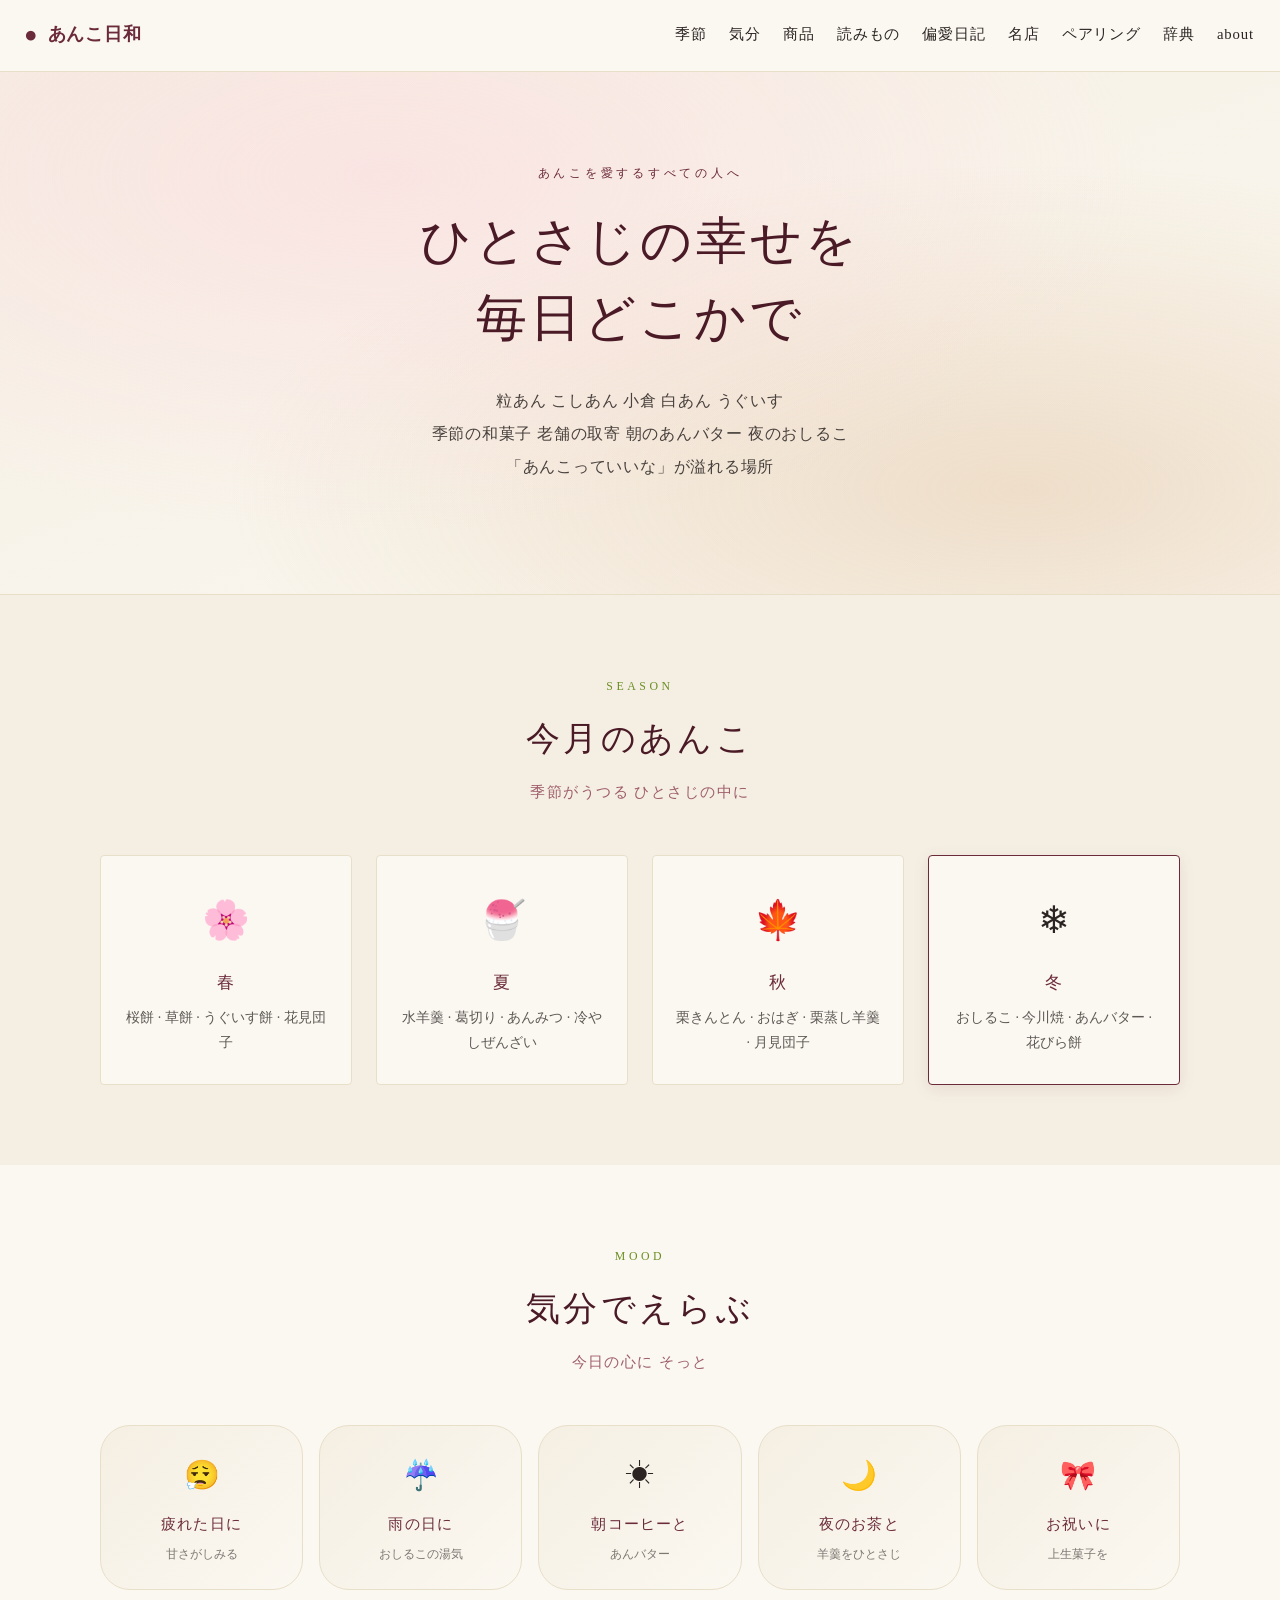
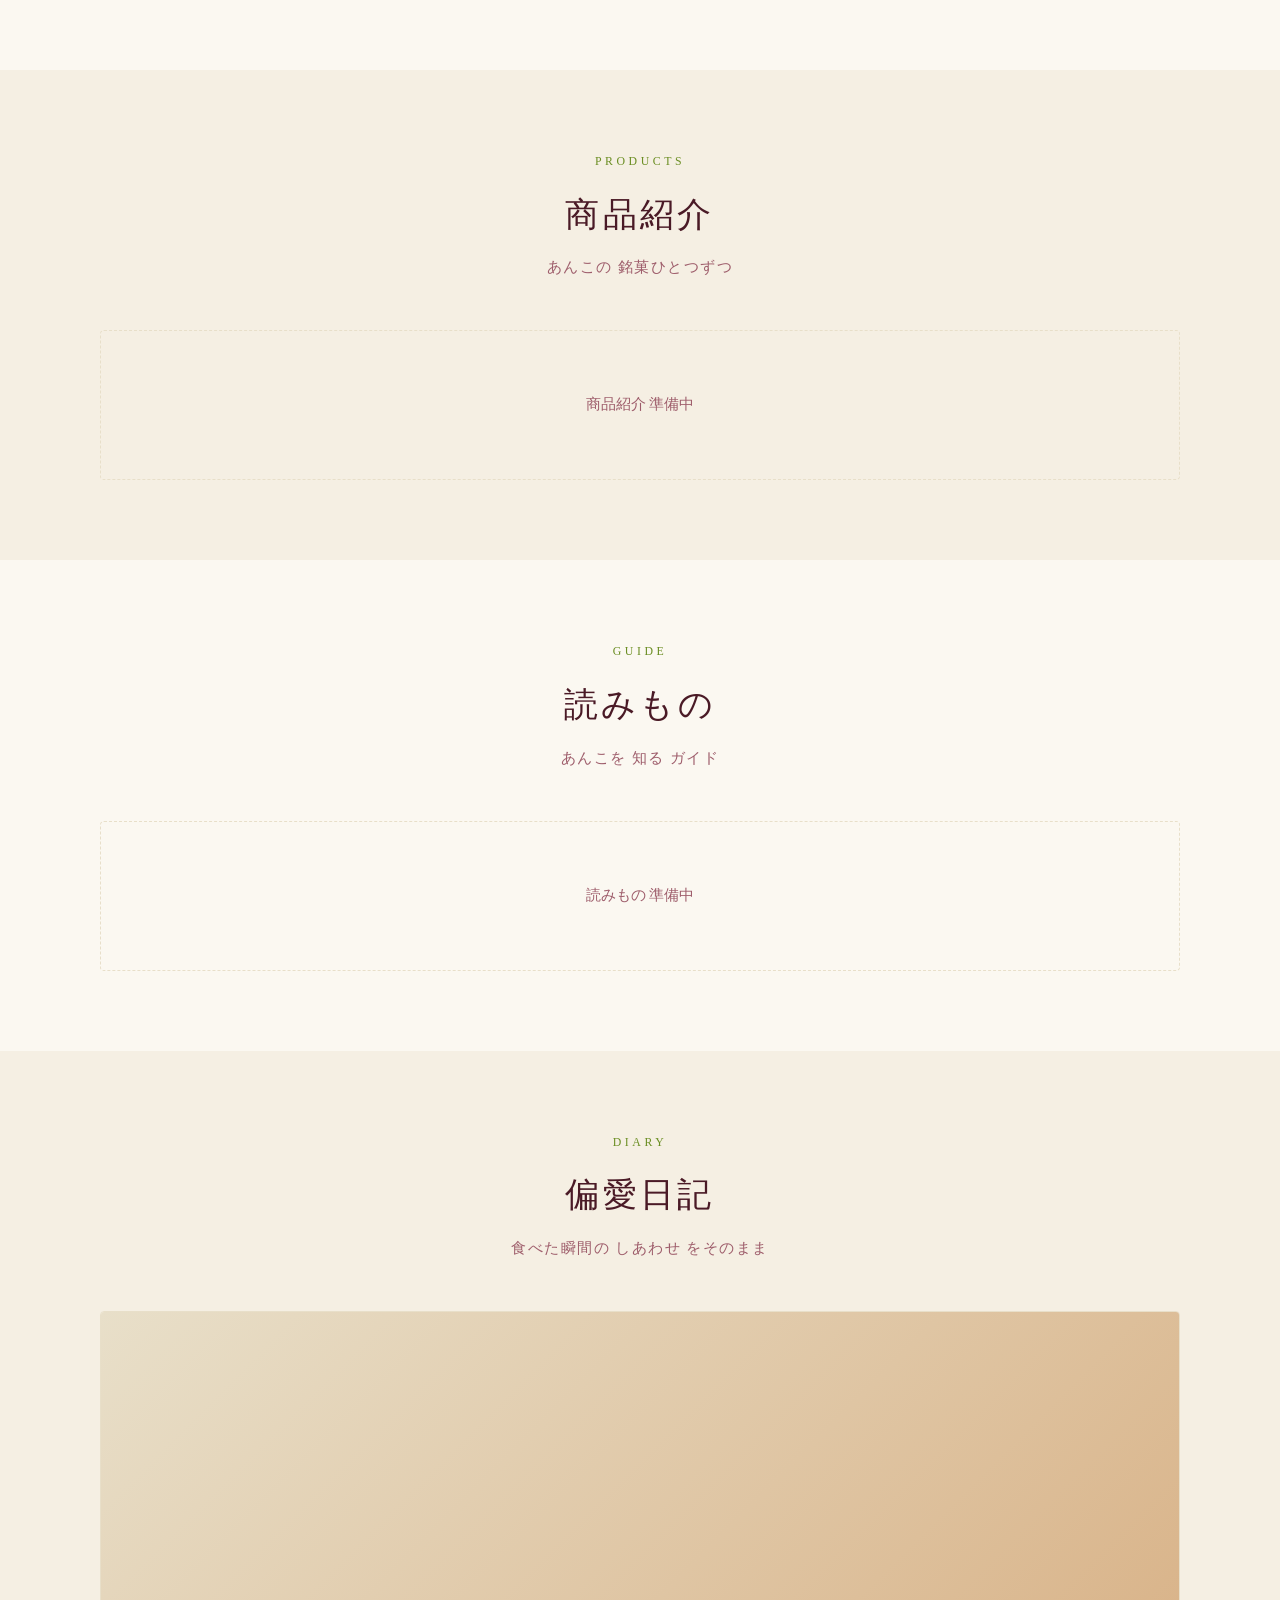
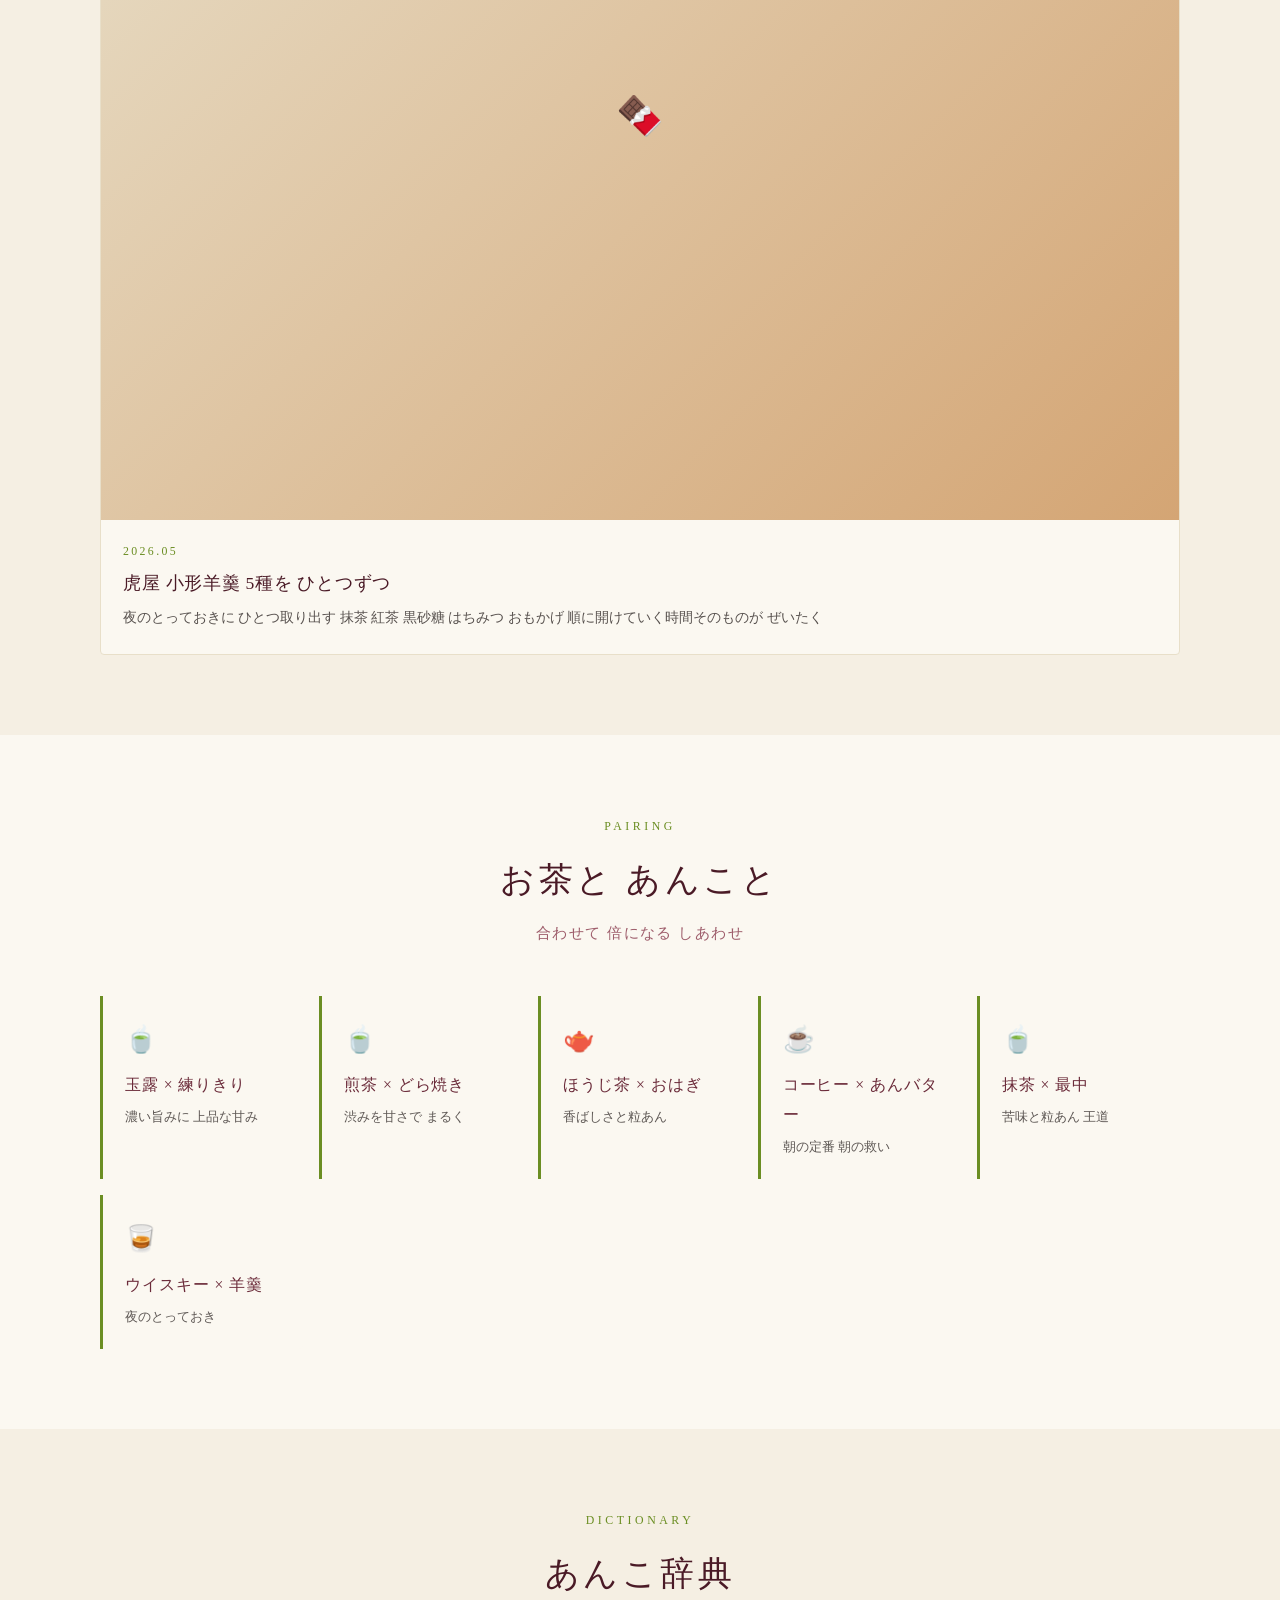
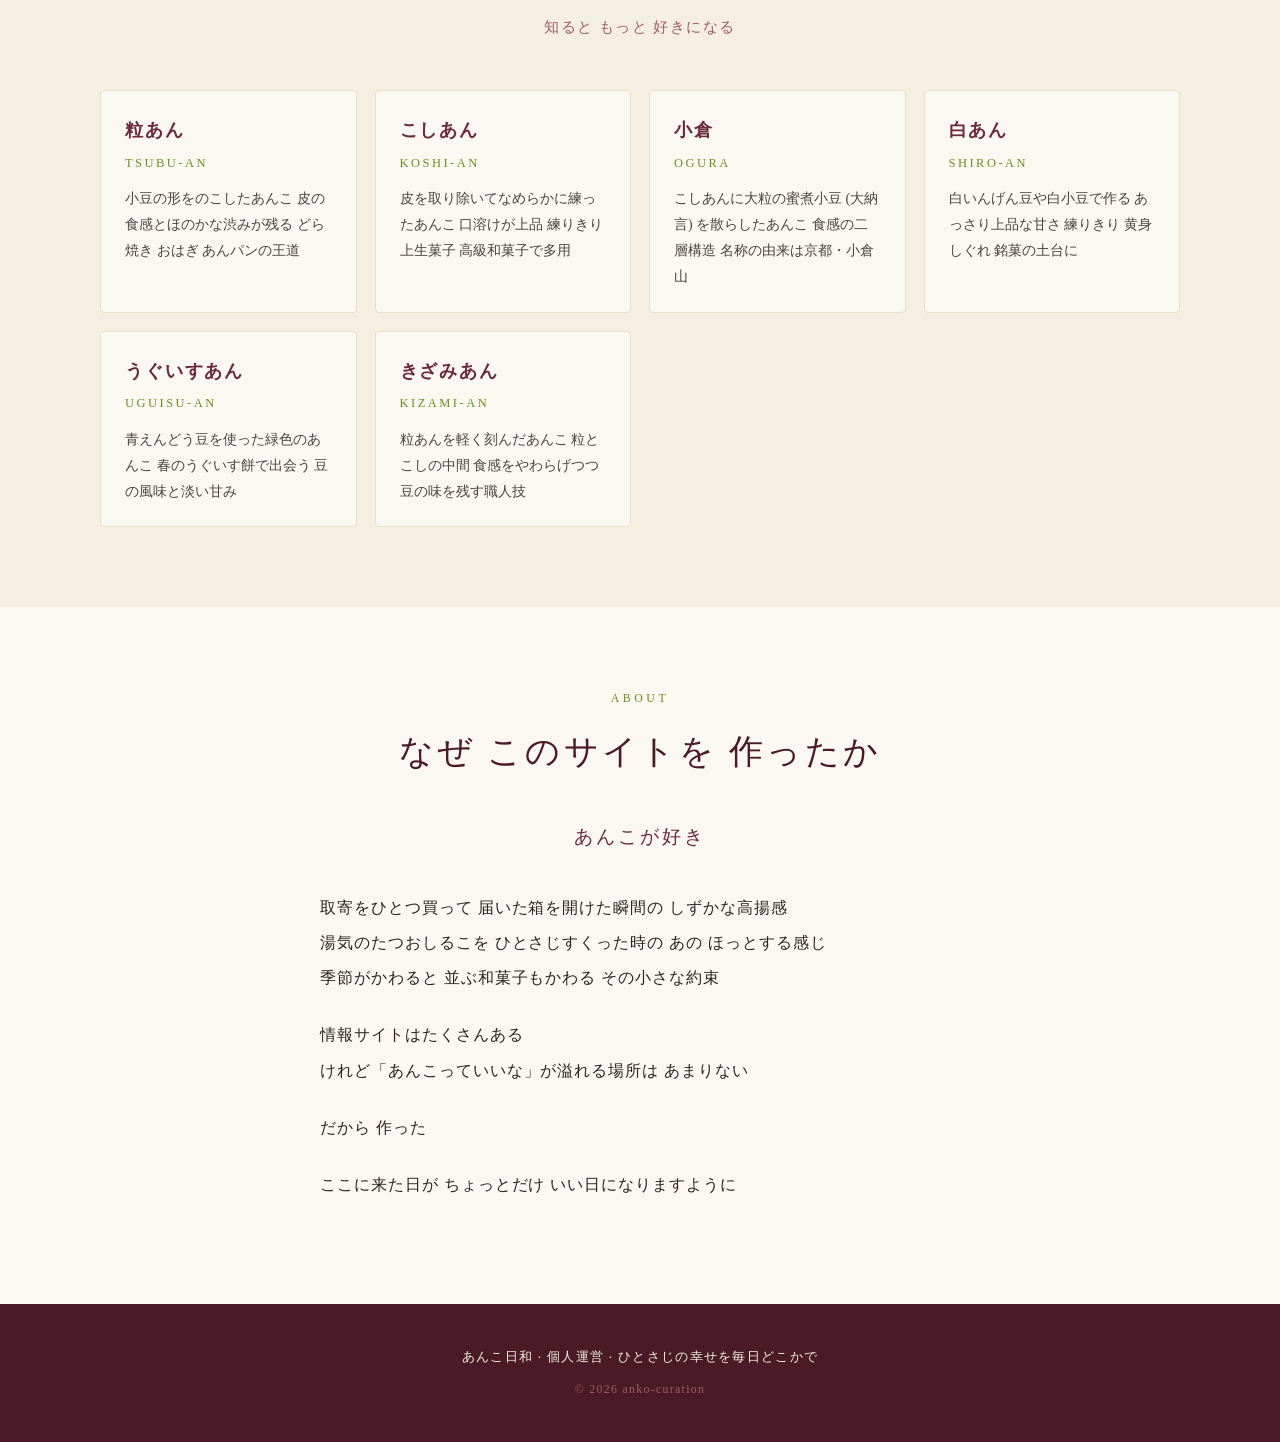
<file: index.html>
<!DOCTYPE html>
<html lang="ja">
<head>
<meta charset="UTF-8">
<meta name="viewport" content="width=device-width,initial-scale=1">
<title>あんこ日和 — あんこの幸せが溢れる場所</title>
<meta name="description" content="季節のあんこ・気分で選ぶあんこ・偏愛日記・あんこ辞典・お茶とのペアリング。あんこを愛するすべての人に、ひとさじの幸せを。">
<meta property="og:title" content="あんこ日和 — あんこの幸せが溢れる場所">
<meta property="og:description" content="季節のあんこ・気分で選ぶあんこ・偏愛日記・あんこ辞典。あんこを愛するすべての人へ。">
<meta property="og:type" content="website">
<meta property="og:url" content="https://humancronadmin.github.io/anko-curation/">
<meta name="theme-color" content="#6B2B3A">
<link rel="canonical" href="https://humancronadmin.github.io/anko-curation/">
<link rel="stylesheet" href="css/style.css">
<link rel="icon" href="favicon.svg" type="image/svg+xml">

<script type="application/ld+json">{"@context":"https://schema.org","@type":"WebSite","name":"あんこ日和","alternateName":"anko-curation","url":"https://humancronadmin.github.io/anko-curation/","description":"あんこの幸せが溢れる場所 季節のあんこ 気分で選ぶあんこ 偏愛日記 あんこ辞典 全国名店18選","inLanguage":"ja"}</script>
<script type="application/ld+json">{"@context":"https://schema.org","@type":"Organization","name":"あんこ日和","url":"https://humancronadmin.github.io/anko-curation/"}</script>
</head>
<body>

<header class="site-header">
  <div class="brand">
    <a href="./"><span class="brand-mark">●</span> あんこ日和</a>
  </div>
  <nav class="site-nav">
    <a href="#season">季節</a>
    <a href="#mood">気分</a>
    <a href="#products">商品</a>
    <a href="#seo">読みもの</a>
    <a href="#diary">偏愛日記</a>
    <a href="shops.html">名店</a>
    <a href="#pairing">ペアリング</a>
    <a href="#dictionary">辞典</a>
    <a href="#about">about</a>
  </nav>
</header>

<section class="hero">
  <div class="hero-inner">
    <p class="hero-eyebrow">あんこを愛するすべての人へ</p>
    <h1 class="hero-title">ひとさじの幸せを<br>毎日どこかで</h1>
    <p class="hero-lead">粒あん こしあん 小倉 白あん うぐいす<br>季節の和菓子 老舗の取寄 朝のあんバター 夜のおしるこ<br>「あんこっていいな」が溢れる場所</p>
  </div>
</section>

<section id="season" class="section section-cream">
  <div class="container">
    <p class="eyebrow">SEASON</p>
    <h2 class="section-title">今月のあんこ</h2>
    <p class="section-lead">季節がうつる ひとさじの中に</p>
    <div class="season-grid" id="season-grid"></div>
  </div>
</section>

<section id="mood" class="section">
  <div class="container">
    <p class="eyebrow">MOOD</p>
    <h2 class="section-title">気分でえらぶ</h2>
    <p class="section-lead">今日の心に そっと</p>
    <div class="mood-grid" id="mood-grid"></div>
  </div>
</section>

<section id="products" class="section section-cream">
  <div class="container">
    <p class="eyebrow">PRODUCTS</p>
    <h2 class="section-title">商品紹介</h2>
    <p class="section-lead">あんこの 銘菓ひとつずつ</p>
    <div class="diary-grid" id="products-grid"></div>
  </div>
</section>

<section id="seo" class="section">
  <div class="container">
    <p class="eyebrow">GUIDE</p>
    <h2 class="section-title">読みもの</h2>
    <p class="section-lead">あんこを 知る ガイド</p>
    <div class="diary-grid" id="seo-grid"></div>
  </div>
</section>

<section id="diary" class="section section-cream">
  <div class="container">
    <p class="eyebrow">DIARY</p>
    <h2 class="section-title">偏愛日記</h2>
    <p class="section-lead">食べた瞬間の しあわせ をそのまま</p>
    <div class="diary-grid" id="diary-grid"></div>
  </div>
</section>

<section id="pairing" class="section">
  <div class="container">
    <p class="eyebrow">PAIRING</p>
    <h2 class="section-title">お茶と あんこと</h2>
    <p class="section-lead">合わせて 倍になる しあわせ</p>
    <div class="pairing-grid">
      <div class="pairing-card"><div class="pairing-icon">🍵</div><h3>玉露 × 練りきり</h3><p>濃い旨みに 上品な甘み</p></div>
      <div class="pairing-card"><div class="pairing-icon">🍵</div><h3>煎茶 × どら焼き</h3><p>渋みを甘さで まるく</p></div>
      <div class="pairing-card"><div class="pairing-icon">🫖</div><h3>ほうじ茶 × おはぎ</h3><p>香ばしさと粒あん</p></div>
      <div class="pairing-card"><div class="pairing-icon">☕</div><h3>コーヒー × あんバター</h3><p>朝の定番 朝の救い</p></div>
      <div class="pairing-card"><div class="pairing-icon">🍵</div><h3>抹茶 × 最中</h3><p>苦味と粒あん 王道</p></div>
      <div class="pairing-card"><div class="pairing-icon">🥃</div><h3>ウイスキー × 羊羹</h3><p>夜のとっておき</p></div>
    </div>
  </div>
</section>

<section id="dictionary" class="section section-cream">
  <div class="container">
    <p class="eyebrow">DICTIONARY</p>
    <h2 class="section-title">あんこ辞典</h2>
    <p class="section-lead">知ると もっと 好きになる</p>
    <div class="dict-grid" id="dict-grid"></div>
  </div>
</section>

<section id="about" class="section">
  <div class="container container-narrow">
    <p class="eyebrow">ABOUT</p>
    <h2 class="section-title">なぜ このサイトを 作ったか</h2>
    <div class="about-text">
      <p>あんこが好き</p>
      <p>取寄をひとつ買って 届いた箱を開けた瞬間の しずかな高揚感<br>湯気のたつおしるこを ひとさじすくった時の あの ほっとする感じ<br>季節がかわると 並ぶ和菓子もかわる その小さな約束</p>
      <p>情報サイトはたくさんある<br>けれど「あんこっていいな」が溢れる場所は あまりない</p>
      <p>だから 作った</p>
      <p>ここに来た日が ちょっとだけ いい日になりますように</p>
    </div>
  </div>
</section>

<footer class="site-footer">
  <p>あんこ日和 · 個人運営 · ひとさじの幸せを毎日どこかで</p>
  <p class="footer-meta">© 2026 anko-curation</p>
</footer>

<script src="js/app.js"></script>
</body>
</html>
</file>
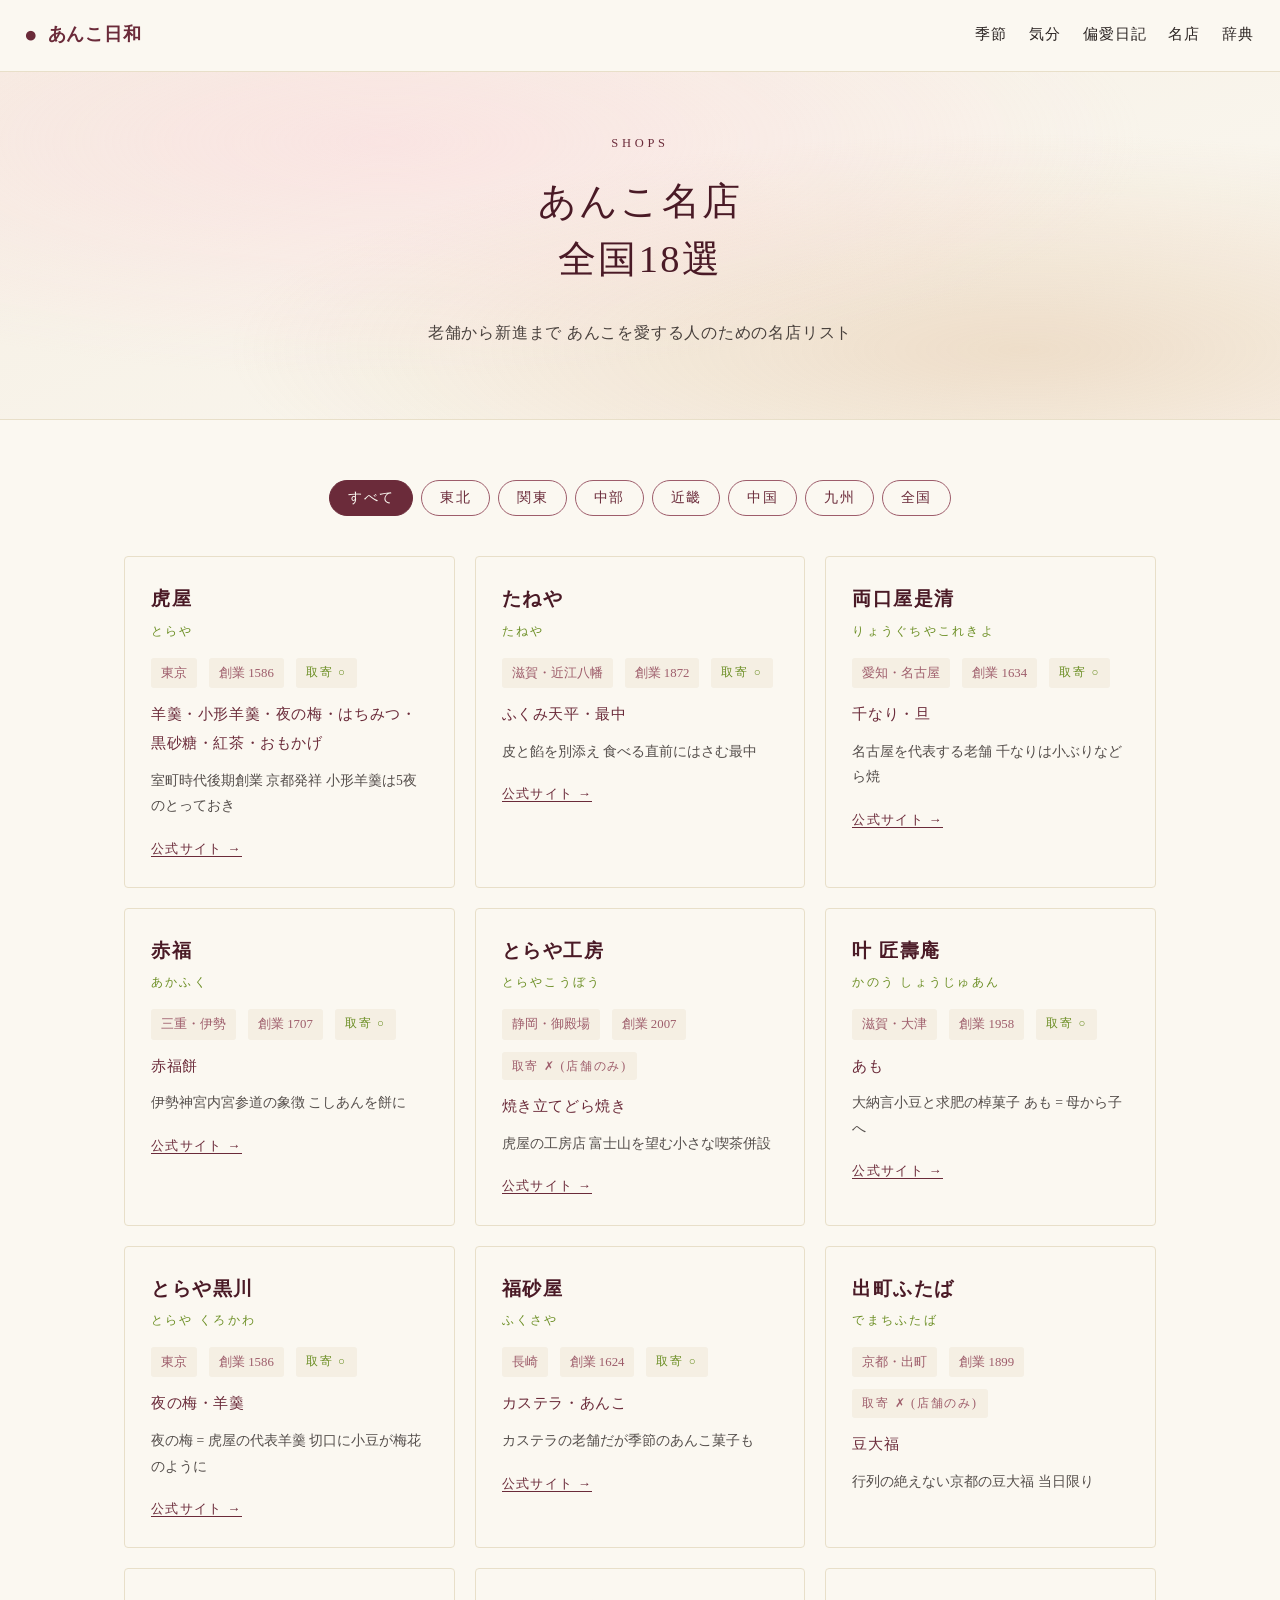
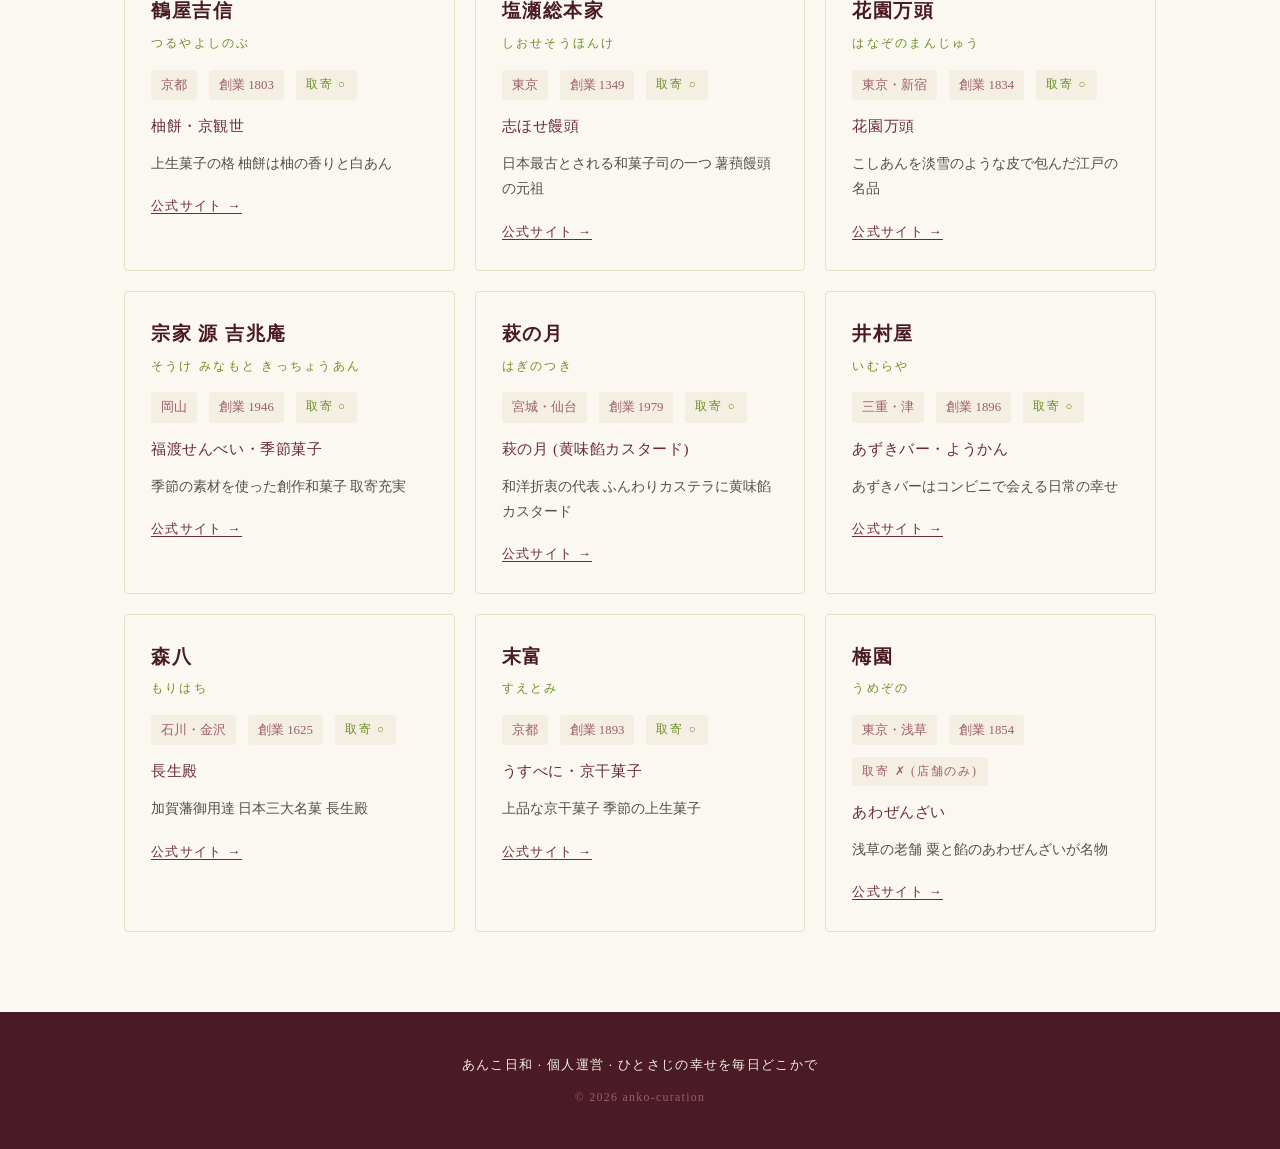
<file: shops.html>
<!DOCTYPE html>
<html lang="ja">
<head>
<meta charset="UTF-8">
<meta name="viewport" content="width=device-width,initial-scale=1">
<title>あんこ名店 全国18選 — あんこ日和</title>
<meta name="description" content="あんこを愛する人のための全国名店リスト 虎屋 たねや 両口屋是清 赤福 出町ふたば 塩瀬総本家ほか 18軒 取寄可否と名物を一覧で">
<meta property="og:title" content="あんこ名店 全国18選 — あんこ日和">
<meta property="og:description" content="全国の老舗あんこ名店 取寄可否・名物・創業年を一覧で">
<meta property="og:type" content="website">
<meta property="og:url" content="https://humancronadmin.github.io/anko-curation/shops.html">
<meta name="theme-color" content="#6B2B3A">
<link rel="canonical" href="https://humancronadmin.github.io/anko-curation/shops.html">
<link rel="stylesheet" href="css/style.css">
<link rel="icon" href="favicon.svg" type="image/svg+xml">
<style>
.shops-wrap { max-width: 1080px; margin: 0 auto; padding: 60px 24px 80px; }
.region-bar { display: flex; gap: 8px; flex-wrap: wrap; justify-content: center; margin-bottom: 40px; }
.region-btn { padding: 8px 18px; border: 1px solid var(--azuki-light); background: var(--paper); color: var(--azuki); border-radius: 30px; cursor: pointer; font-size: 0.85rem; letter-spacing: 0.1em; font-family: inherit; transition: all 0.2s; }
.region-btn.active, .region-btn:hover { background: var(--azuki); color: var(--paper); border-color: var(--azuki); }
.shops-grid { display: grid; gap: 20px; grid-template-columns: repeat(auto-fit, minmax(300px, 1fr)); }
.shop-card { background: var(--paper); border: 1px solid var(--kinari-deep); border-radius: 4px; padding: 24px 26px; transition: transform 0.2s, box-shadow 0.2s; }
.shop-card:hover { transform: translateY(-2px); box-shadow: 0 6px 20px rgba(107,43,58,0.08); }
.shop-name { color: var(--azuki-deep); font-size: 1.2rem; letter-spacing: 0.08em; font-weight: 600; margin-bottom: 2px; }
.shop-reading { color: var(--matcha); font-size: 0.78rem; letter-spacing: 0.18em; margin-bottom: 14px; }
.shop-meta { display: flex; gap: 12px; flex-wrap: wrap; font-size: 0.8rem; color: var(--azuki-light); margin-bottom: 12px; }
.shop-meta span { background: var(--kinari); padding: 3px 10px; border-radius: 3px; }
.shop-specialty { color: var(--azuki); font-size: 0.95rem; margin-bottom: 10px; letter-spacing: 0.04em; }
.shop-note { color: var(--sumi); opacity: 0.8; font-size: 0.86rem; line-height: 1.85; margin-bottom: 14px; }
.shop-link { color: var(--azuki); text-decoration: none; font-size: 0.82rem; letter-spacing: 0.1em; border-bottom: 1px solid var(--azuki); }
.shop-link:hover { color: var(--azuki-deep); }
.shop-online { color: var(--matcha); font-size: 0.74rem; letter-spacing: 0.15em; }
.shop-offline { color: var(--azuki-light); font-size: 0.74rem; letter-spacing: 0.15em; }
</style>
<script type="application/ld+json">
{"@context":"https://schema.org","@type":"ItemList","name":"あんこ名店 全国18選","description":"全国の老舗あんこ名店リスト"}
</script>
</head>
<body>

<header class="site-header">
  <div class="brand"><a href="./"><span class="brand-mark">●</span> あんこ日和</a></div>
  <nav class="site-nav">
    <a href="./#season">季節</a>
    <a href="./#mood">気分</a>
    <a href="./#diary">偏愛日記</a>
    <a href="shops.html">名店</a>
    <a href="./#dictionary">辞典</a>
  </nav>
</header>

<section class="hero" style="padding:60px 24px 70px">
  <div class="hero-inner">
    <p class="hero-eyebrow">SHOPS</p>
    <h1 class="hero-title" style="font-size:clamp(1.6rem,4vw,2.4rem)">あんこ名店<br>全国18選</h1>
    <p class="hero-lead">老舗から新進まで あんこを愛する人のための名店リスト</p>
  </div>
</section>

<div class="shops-wrap">
  <div class="region-bar" id="region-bar"></div>
  <div class="shops-grid" id="shops-grid"></div>
</div>

<footer class="site-footer">
  <p>あんこ日和 · 個人運営 · ひとさじの幸せを毎日どこかで</p>
  <p class="footer-meta">© 2026 anko-curation</p>
</footer>

<script>
const REGIONS = ['すべて','東北','関東','中部','近畿','中国','九州','全国'];

async function init() {
  const shops = await (await fetch('data/shops.json')).json();
  const bar = document.getElementById('region-bar');
  const grid = document.getElementById('shops-grid');

  function render(filter) {
    const list = filter === 'すべて' ? shops : shops.filter(s => s.region === filter);
    grid.innerHTML = list.map(s => {
      const onlineTag = s.online ? '<span class="shop-online">取寄 ○</span>' : '<span class="shop-offline">取寄 ✗ (店舗のみ)</span>';
      const link = s.site ? `<a href="${s.site}" target="_blank" rel="noopener" class="shop-link">公式サイト →</a>` : '';
      return `<div class="shop-card">
        <div class="shop-name">${s.name}</div>
        <div class="shop-reading">${s.reading}</div>
        <div class="shop-meta"><span>${s.city}</span><span>創業 ${s.since}</span>${onlineTag}</div>
        <div class="shop-specialty">${s.specialty}</div>
        <div class="shop-note">${s.note}</div>
        ${link}
      </div>`;
    }).join('');
  }

  bar.innerHTML = REGIONS.map((r,i) => `<button class="region-btn${i===0?' active':''}" data-region="${r}">${r}</button>`).join('');
  bar.addEventListener('click', e => {
    if (!e.target.classList.contains('region-btn')) return;
    bar.querySelectorAll('.region-btn').forEach(b => b.classList.remove('active'));
    e.target.classList.add('active');
    render(e.target.dataset.region);
  });
  render('すべて');
}
init();
</script>
</body>
</html>
</file>
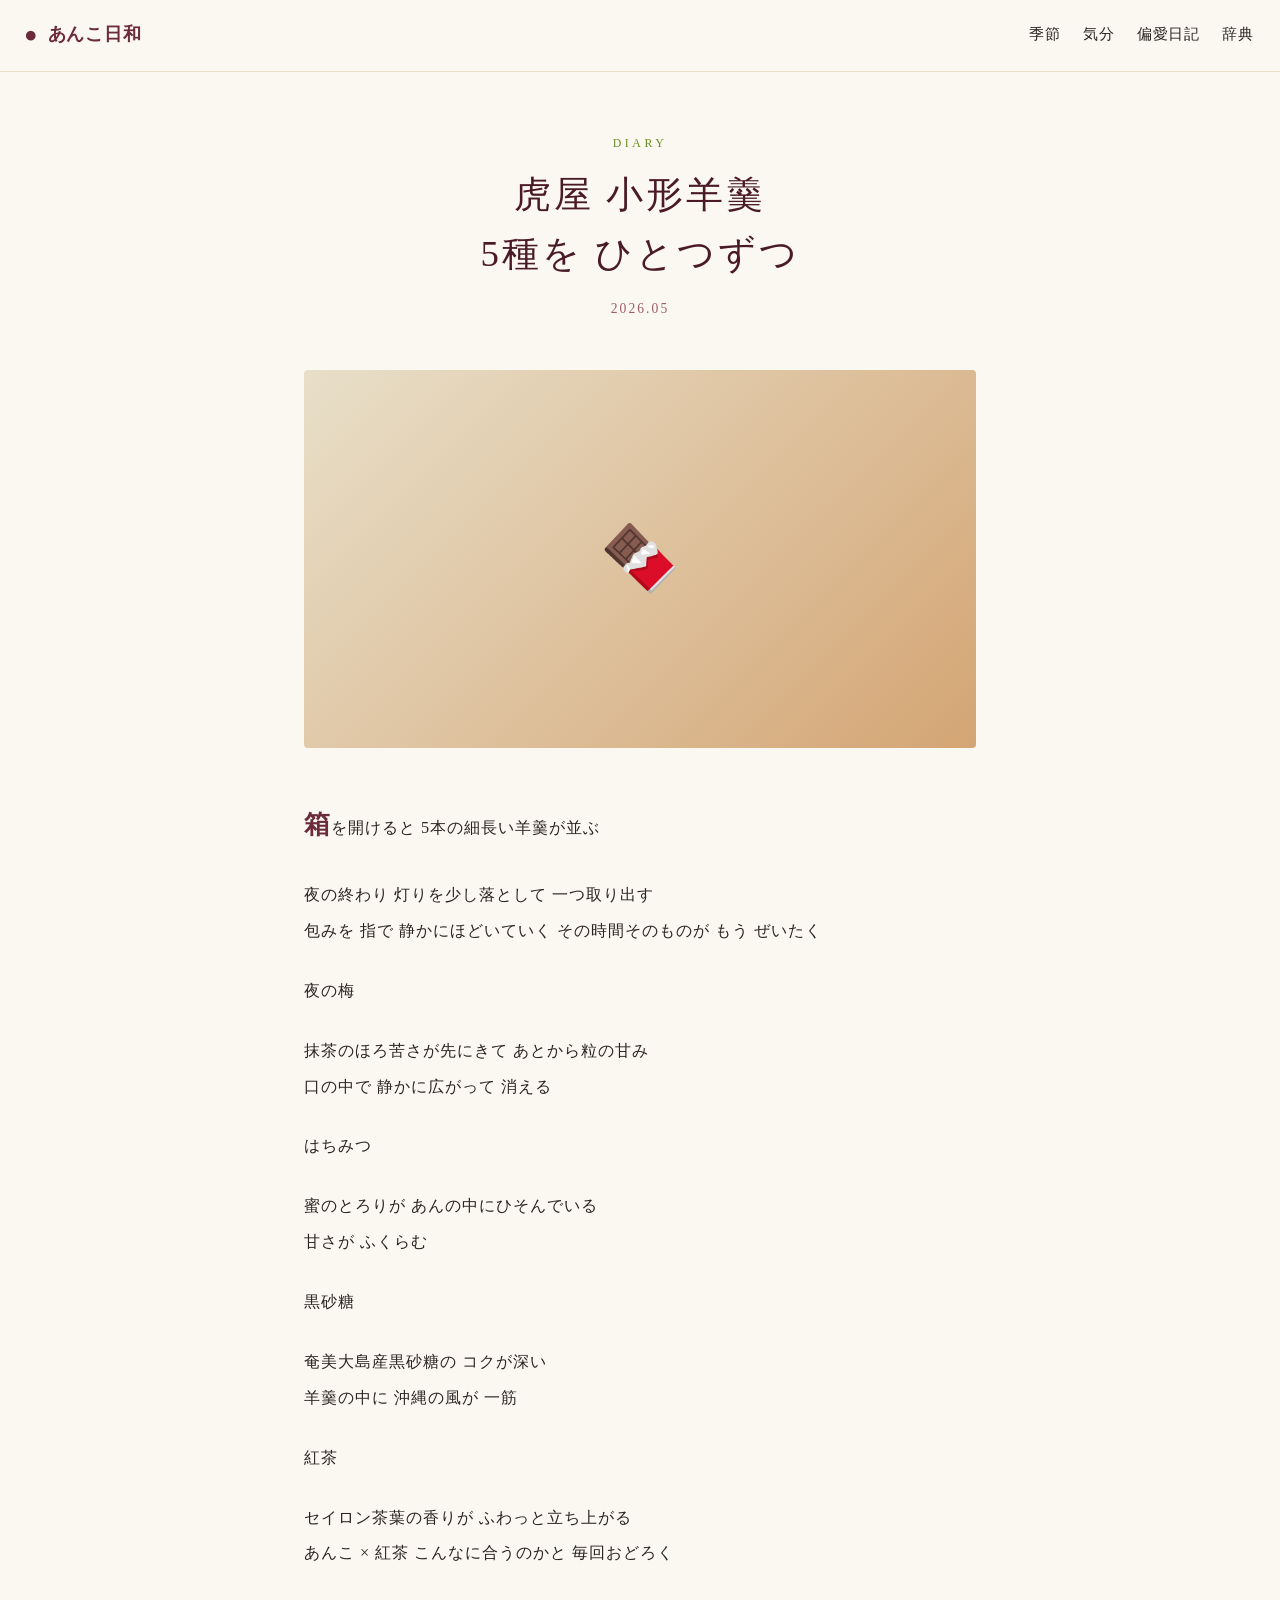
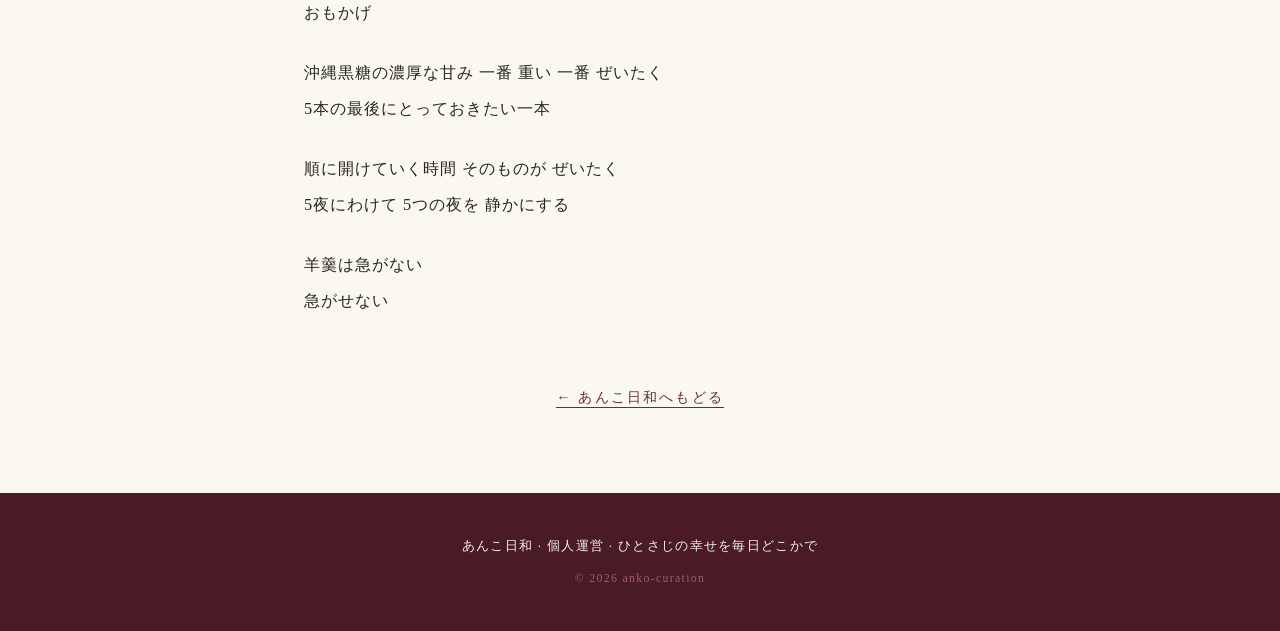
<file: articles/toraya-kogata-yokan.html>
<!DOCTYPE html>
<html lang="ja">
<head>
<meta charset="UTF-8">
<meta name="viewport" content="width=device-width,initial-scale=1">
<title>虎屋 小形羊羹 5種を ひとつずつ — あんこ日和</title>
<meta name="description" content="夜のとっておきに ひとつ取り出す 抹茶 紅茶 黒砂糖 はちみつ おもかげ 順に開けていく時間そのものが ぜいたく">
<meta property="og:title" content="虎屋 小形羊羹 5種を ひとつずつ">
<meta property="og:description" content="夜のとっておき 開ける時間そのものが ぜいたく">
<meta name="theme-color" content="#6B2B3A">
<link rel="canonical" href="https://humancronadmin.github.io/anko-curation/articles/toraya-kogata-yokan.html">
<link rel="stylesheet" href="../css/style.css">
<style>
.article-wrap { max-width: 720px; margin: 0 auto; padding: 60px 24px 80px; }
.article-eyebrow { color: var(--matcha); letter-spacing: 0.3em; font-size: 0.74rem; text-align: center; margin-bottom: 12px; text-transform: uppercase; }
.article-title { color: var(--azuki-deep); font-size: clamp(1.6rem, 3.5vw, 2.3rem); text-align: center; letter-spacing: 0.08em; margin-bottom: 12px; line-height: 1.6; font-weight: 500; }
.article-date { color: var(--azuki-light); text-align: center; font-size: 0.85rem; letter-spacing: 0.15em; margin-bottom: 48px; }
.article-hero { aspect-ratio: 16/9; background: linear-gradient(135deg, var(--kinari-deep), var(--kinako)); margin-bottom: 48px; border-radius: 4px; display: flex; align-items: center; justify-content: center; font-size: 4rem; color: var(--paper); }
.article-body p { font-size: 1.02rem; line-height: 2.2; letter-spacing: 0.06em; margin-bottom: 24px; color: var(--sumi); }
.article-body p:first-of-type::first-letter { color: var(--azuki); font-size: 1.6em; font-weight: 600; }
.article-back { text-align: center; margin-top: 64px; }
.article-back a { color: var(--azuki); text-decoration: none; font-size: 0.9rem; letter-spacing: 0.15em; border-bottom: 1px solid var(--azuki); padding-bottom: 2px; }
</style>
</head>
<body>

<header class="site-header">
 <div class="brand"><a href="../"><span class="brand-mark">●</span> あんこ日和</a></div>
 <nav class="site-nav">
 <a href="../#season">季節</a>
 <a href="../#mood">気分</a>
 <a href="../#diary">偏愛日記</a>
 <a href="../#dictionary">辞典</a>
 </nav>
</header>

<article class="article-wrap">
 <p class="article-eyebrow">DIARY</p>
 <h1 class="article-title">虎屋 小形羊羹<br>5種を ひとつずつ</h1>
 <p class="article-date">2026.05</p>

 <div class="article-hero">🍫</div>

 <div class="article-body">
 <p>箱を開けると 5本の細長い羊羹が並ぶ</p>

 <p>夜の終わり 灯りを少し落として 一つ取り出す<br>包みを 指で 静かにほどいていく その時間そのものが もう ぜいたく</p>

 <p>夜の梅</p>
 <p>抹茶のほろ苦さが先にきて あとから粒の甘み<br>口の中で 静かに広がって 消える</p>

 <p>はちみつ</p>
 <p>蜜のとろりが あんの中にひそんでいる<br>甘さが ふくらむ</p>

 <p>黒砂糖</p>
 <p>奄美大島産黒砂糖の コクが深い<br>羊羹の中に 沖縄の風が 一筋</p>

 <p>紅茶</p>
 <p>セイロン茶葉の香りが ふわっと立ち上がる<br>あんこ × 紅茶 こんなに合うのかと 毎回おどろく</p>

 <p>おもかげ</p>
 <p>沖縄黒糖の濃厚な甘み 一番 重い 一番 ぜいたく<br>5本の最後にとっておきたい一本</p>

 <p>順に開けていく時間 そのものが ぜいたく<br>5夜にわけて 5つの夜を 静かにする</p>

 <p>羊羹は急がない<br>急がせない</p>
 </div>

 <p class="article-back"><a href="../">← あんこ日和へもどる</a></p>
</article>

<footer class="site-footer">
 <p>あんこ日和 · 個人運営 · ひとさじの幸せを毎日どこかで</p>
 <p class="footer-meta">© 2026 anko-curation</p>
</footer>

</body>
</html>
</file>
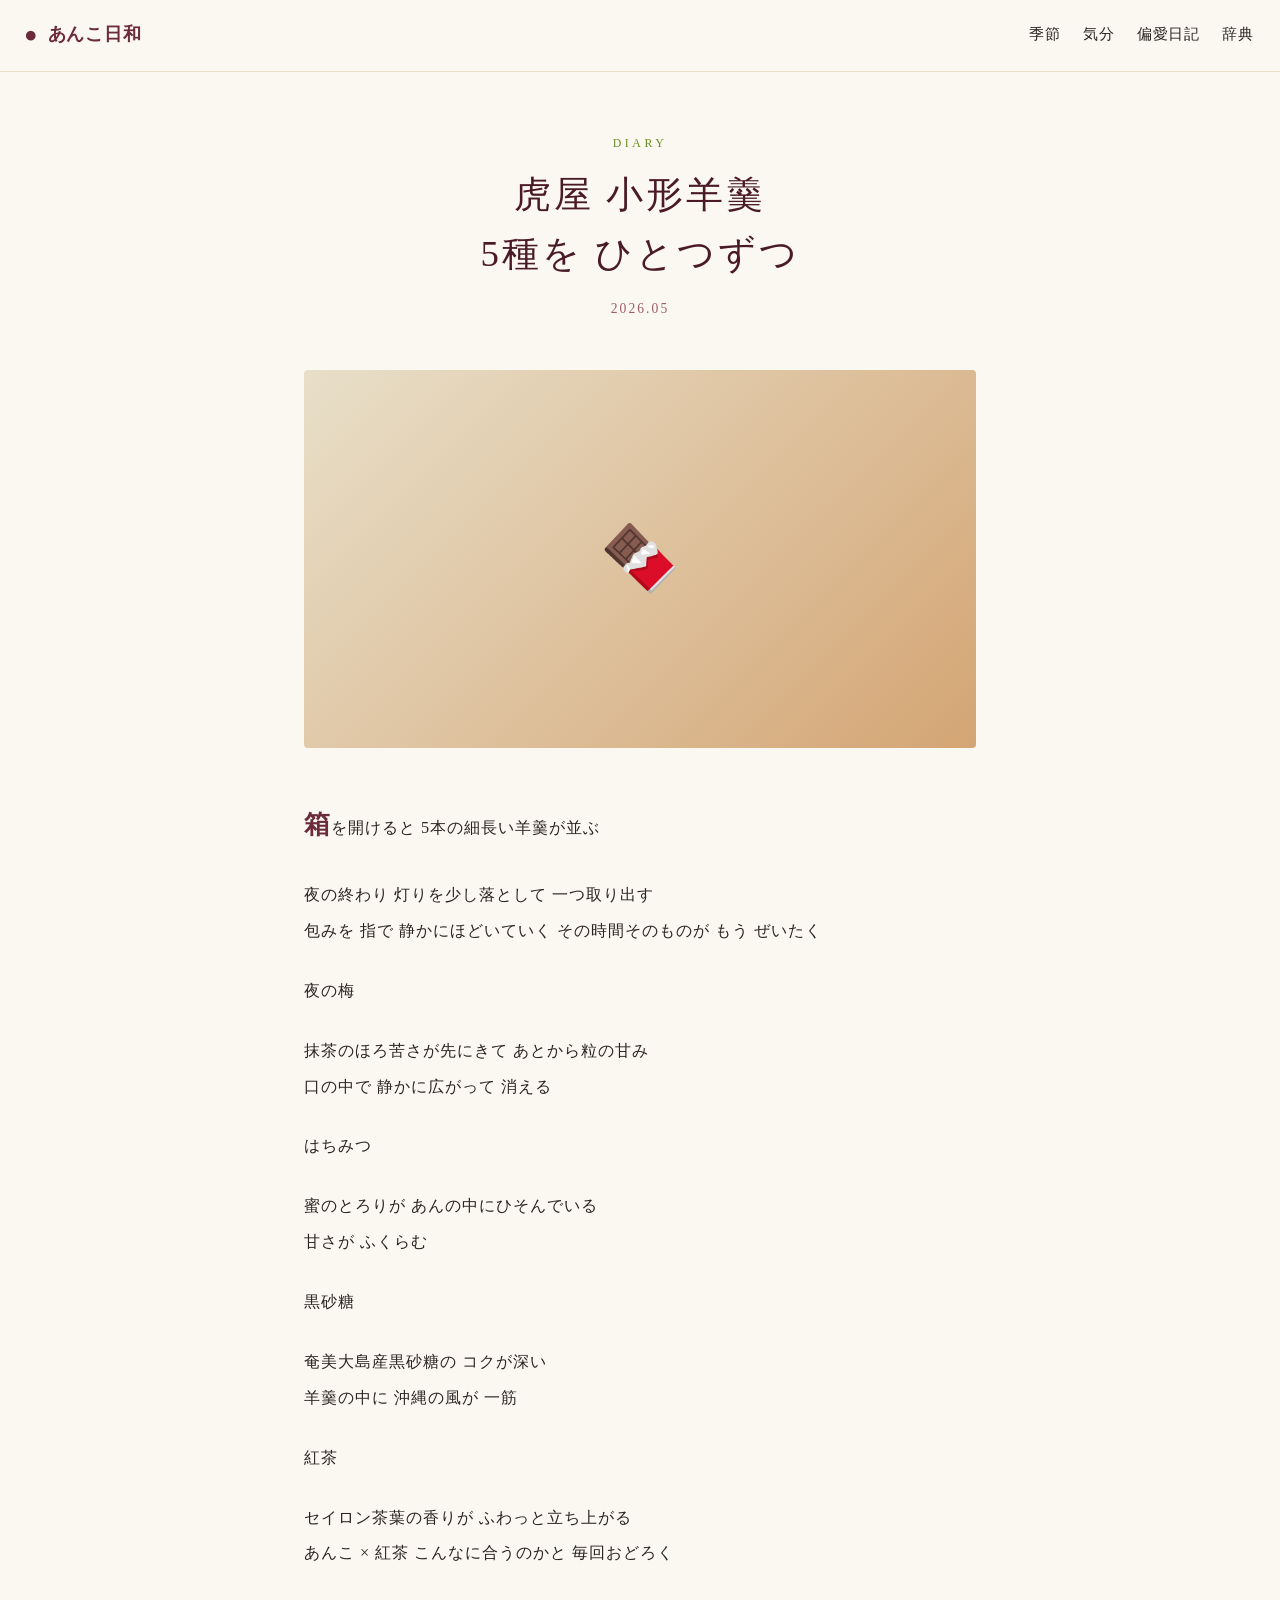
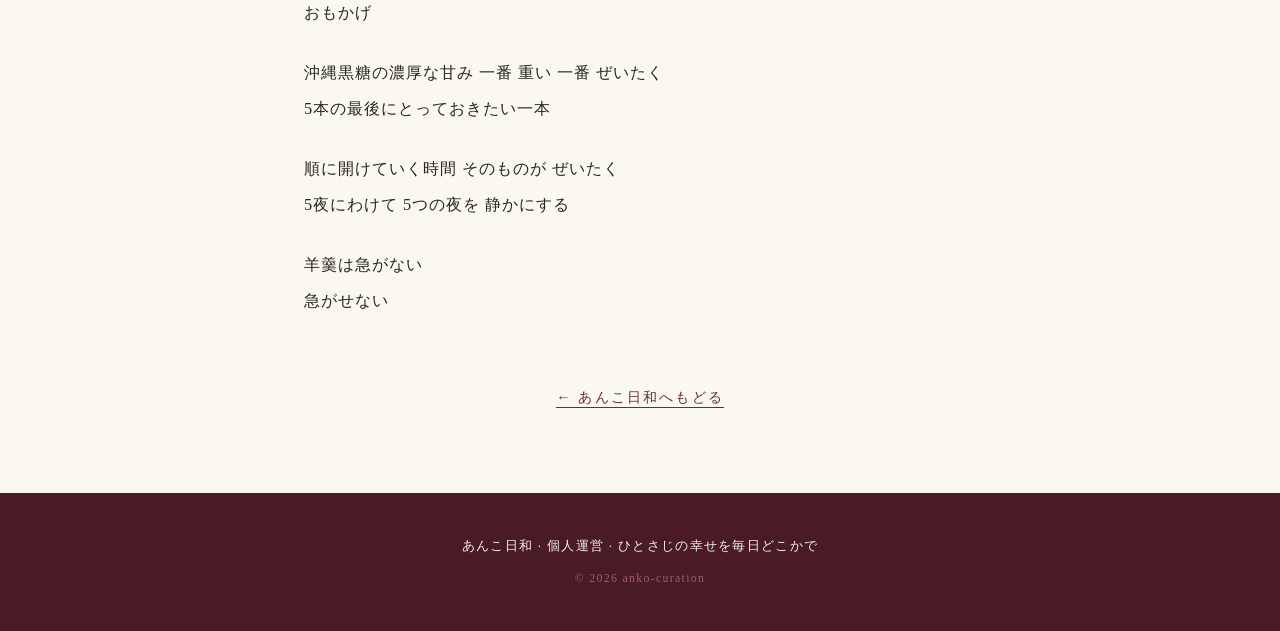
<file: articles/diary/toraya-kogata-yokan.html>
<!DOCTYPE html>
<html lang="ja">
<head>
<meta charset="UTF-8">
<meta name="viewport" content="width=device-width,initial-scale=1">
<title>虎屋 小形羊羹 5種を ひとつずつ — あんこ日和</title>
<meta name="description" content="夜のとっておきに ひとつ取り出す 抹茶 紅茶 黒砂糖 はちみつ おもかげ 順に開けていく時間そのものが ぜいたく">
<meta property="og:title" content="虎屋 小形羊羹 5種を ひとつずつ">
<meta property="og:description" content="夜のとっておき 開ける時間そのものが ぜいたく">
<meta name="theme-color" content="#6B2B3A">
<link rel="canonical" href="https://humancronadmin.github.io/anko-curation/articles/diary/toraya-kogata-yokan.html">
<link rel="stylesheet" href="../../css/style.css">
<style>
.article-wrap { max-width: 720px; margin: 0 auto; padding: 60px 24px 80px; }
.article-eyebrow { color: var(--matcha); letter-spacing: 0.3em; font-size: 0.74rem; text-align: center; margin-bottom: 12px; text-transform: uppercase; }
.article-title { color: var(--azuki-deep); font-size: clamp(1.6rem, 3.5vw, 2.3rem); text-align: center; letter-spacing: 0.08em; margin-bottom: 12px; line-height: 1.6; font-weight: 500; }
.article-date { color: var(--azuki-light); text-align: center; font-size: 0.85rem; letter-spacing: 0.15em; margin-bottom: 48px; }
.article-hero { aspect-ratio: 16/9; background: linear-gradient(135deg, var(--kinari-deep), var(--kinako)); margin-bottom: 48px; border-radius: 4px; display: flex; align-items: center; justify-content: center; font-size: 4rem; color: var(--paper); }
.article-body p { font-size: 1.02rem; line-height: 2.2; letter-spacing: 0.06em; margin-bottom: 24px; color: var(--sumi); }
.article-body p:first-of-type::first-letter { color: var(--azuki); font-size: 1.6em; font-weight: 600; }
.article-back { text-align: center; margin-top: 64px; }
.article-back a { color: var(--azuki); text-decoration: none; font-size: 0.9rem; letter-spacing: 0.15em; border-bottom: 1px solid var(--azuki); padding-bottom: 2px; }
</style>
</head>
<body>

<header class="site-header">
 <div class="brand"><a href="../../"><span class="brand-mark">●</span> あんこ日和</a></div>
 <nav class="site-nav">
 <a href="../../#season">季節</a>
 <a href="../../#mood">気分</a>
 <a href="../../#diary">偏愛日記</a>
 <a href="../../#dictionary">辞典</a>
 </nav>
</header>

<article class="article-wrap">
 <p class="article-eyebrow">DIARY</p>
 <h1 class="article-title">虎屋 小形羊羹<br>5種を ひとつずつ</h1>
 <p class="article-date">2026.05</p>

 <div class="article-hero">🍫</div>

 <div class="article-body">
 <p>箱を開けると 5本の細長い羊羹が並ぶ</p>

 <p>夜の終わり 灯りを少し落として 一つ取り出す<br>包みを 指で 静かにほどいていく その時間そのものが もう ぜいたく</p>

 <p>夜の梅</p>
 <p>抹茶のほろ苦さが先にきて あとから粒の甘み<br>口の中で 静かに広がって 消える</p>

 <p>はちみつ</p>
 <p>蜜のとろりが あんの中にひそんでいる<br>甘さが ふくらむ</p>

 <p>黒砂糖</p>
 <p>奄美大島産黒砂糖の コクが深い<br>羊羹の中に 沖縄の風が 一筋</p>

 <p>紅茶</p>
 <p>セイロン茶葉の香りが ふわっと立ち上がる<br>あんこ × 紅茶 こんなに合うのかと 毎回おどろく</p>

 <p>おもかげ</p>
 <p>沖縄黒糖の濃厚な甘み 一番 重い 一番 ぜいたく<br>5本の最後にとっておきたい一本</p>

 <p>順に開けていく時間 そのものが ぜいたく<br>5夜にわけて 5つの夜を 静かにする</p>

 <p>羊羹は急がない<br>急がせない</p>
 </div>

 <p class="article-back"><a href="../../">← あんこ日和へもどる</a></p>
</article>

<footer class="site-footer">
 <p>あんこ日和 · 個人運営 · ひとさじの幸せを毎日どこかで</p>
 <p class="footer-meta">© 2026 anko-curation</p>
</footer>

</body>
</html>
</file>
<file: css/style.css>
/* あんこ日和 — 和テーマ (あずき + 抹茶 + 生成り) */

:root {
  --azuki: #6B2B3A;
  --azuki-deep: #4A1A26;
  --azuki-light: #9E5D6B;
  --matcha: #6B8E23;
  --matcha-light: #A4B97B;
  --kinari: #F5EFE3;
  --kinari-deep: #E8DFC9;
  --sumi: #2B2422;
  --sakura: #FFD1DC;
  --kinako: #D4A574;
  --paper: #FBF8F1;
}

* { box-sizing: border-box; margin: 0; padding: 0; }

html { scroll-behavior: smooth; }

body {
  font-family: "Hiragino Mincho ProN", "Yu Mincho", "Noto Serif JP", serif;
  color: var(--sumi);
  background: var(--paper);
  line-height: 1.9;
  font-size: 16px;
  -webkit-font-smoothing: antialiased;
}

/* ===== Header ===== */
.site-header {
  position: sticky; top: 0; z-index: 50;
  display: flex; align-items: center; justify-content: space-between;
  padding: 14px 24px;
  background: rgba(251, 248, 241, 0.92);
  backdrop-filter: blur(8px);
  border-bottom: 1px solid var(--kinari-deep);
}
.brand a {
  color: var(--azuki); text-decoration: none;
  font-size: 1.15rem; font-weight: 600; letter-spacing: 0.04em;
}
.brand-mark { color: var(--azuki); font-size: 1.4rem; vertical-align: -2px; margin-right: 4px; }
.site-nav { display: flex; gap: 18px; flex-wrap: wrap; }
.site-nav a {
  color: var(--sumi); text-decoration: none;
  font-size: 0.92rem; letter-spacing: 0.06em;
  padding: 4px 2px; border-bottom: 1px solid transparent;
  transition: border-color 0.2s, color 0.2s;
}
.site-nav a:hover { color: var(--azuki); border-bottom-color: var(--azuki); }

@media (max-width: 600px) {
  .site-header { flex-direction: column; gap: 10px; padding: 12px; }
  .site-nav { gap: 12px; font-size: 0.85rem; }
}

/* ===== Hero ===== */
.hero {
  background:
    radial-gradient(ellipse at 30% 20%, rgba(255, 209, 220, 0.4), transparent 60%),
    radial-gradient(ellipse at 80% 80%, rgba(212, 165, 116, 0.3), transparent 55%),
    linear-gradient(160deg, var(--kinari) 0%, var(--paper) 100%);
  padding: 90px 24px 110px;
  text-align: center;
  border-bottom: 1px solid var(--kinari-deep);
}
.hero-inner { max-width: 720px; margin: 0 auto; }
.hero-eyebrow {
  color: var(--azuki); letter-spacing: 0.3em; font-size: 0.78rem;
  margin-bottom: 18px; text-transform: uppercase;
}
.hero-title {
  font-size: clamp(1.9rem, 5vw, 3.2rem);
  color: var(--azuki-deep);
  font-weight: 500;
  letter-spacing: 0.06em;
  line-height: 1.5;
  margin-bottom: 28px;
}
.hero-lead {
  color: var(--sumi);
  font-size: 0.98rem;
  letter-spacing: 0.05em;
  line-height: 2.1;
  opacity: 0.85;
}

/* ===== Section ===== */
.section { padding: 80px 24px; }
.section-cream { background: var(--kinari); }
.container { max-width: 1080px; margin: 0 auto; }
.container-narrow { max-width: 640px; margin: 0 auto; text-align: center; }

.eyebrow {
  color: var(--matcha); letter-spacing: 0.3em; font-size: 0.74rem;
  text-align: center; margin-bottom: 10px; text-transform: uppercase;
}
.section-title {
  font-size: clamp(1.5rem, 3vw, 2.1rem);
  color: var(--azuki-deep);
  text-align: center;
  font-weight: 500;
  letter-spacing: 0.1em;
  margin-bottom: 8px;
}
.section-lead {
  text-align: center; color: var(--azuki-light);
  font-size: 0.92rem; letter-spacing: 0.1em;
  margin-bottom: 48px;
}

/* ===== Season grid ===== */
.season-grid {
  display: grid; gap: 24px;
  grid-template-columns: repeat(auto-fit, minmax(220px, 1fr));
}
.season-card {
  background: var(--paper);
  border: 1px solid var(--kinari-deep);
  border-radius: 4px;
  padding: 28px 22px;
  text-align: center;
  transition: transform 0.2s, box-shadow 0.2s;
}
.season-card:hover {
  transform: translateY(-2px);
  box-shadow: 0 6px 20px rgba(107, 43, 58, 0.08);
}
.season-emoji { font-size: 2.4rem; margin-bottom: 10px; }
.season-name { color: var(--azuki); font-size: 1.05rem; letter-spacing: 0.1em; margin-bottom: 6px; }
.season-items { color: var(--sumi); opacity: 0.75; font-size: 0.88rem; line-height: 1.8; }

/* ===== Mood grid ===== */
.mood-grid {
  display: grid; gap: 16px;
  grid-template-columns: repeat(auto-fit, minmax(170px, 1fr));
}
.mood-card {
  background: linear-gradient(135deg, var(--kinari) 0%, var(--paper) 100%);
  border: 1px solid var(--kinari-deep);
  border-radius: 30px;
  padding: 22px 18px;
  text-align: center;
  cursor: pointer;
  transition: all 0.2s;
}
.mood-card:hover {
  border-color: var(--azuki);
  background: var(--paper);
}
.mood-icon { font-size: 1.8rem; margin-bottom: 8px; }
.mood-label { color: var(--azuki); font-size: 0.95rem; letter-spacing: 0.08em; }
.mood-sub { color: var(--sumi); opacity: 0.6; font-size: 0.78rem; margin-top: 4px; }

/* ===== Diary grid ===== */
.diary-grid {
  display: grid; gap: 28px;
  grid-template-columns: repeat(auto-fit, minmax(280px, 1fr));
}
.diary-card {
  background: var(--paper);
  border: 1px solid var(--kinari-deep);
  border-radius: 4px;
  overflow: hidden;
  transition: transform 0.2s, box-shadow 0.2s;
  display: block;
  text-decoration: none;
  color: inherit;
}
.diary-card:hover {
  transform: translateY(-3px);
  box-shadow: 0 8px 24px rgba(107, 43, 58, 0.12);
}
.diary-img {
  width: 100%; aspect-ratio: 4/3;
  background: linear-gradient(135deg, var(--kinari-deep), var(--kinako));
  display: flex; align-items: center; justify-content: center;
  font-size: 2.4rem; color: var(--paper);
}
.diary-img img { width: 100%; height: 100%; object-fit: cover; display: block; }
.diary-body { padding: 20px 22px 24px; }
.diary-date { color: var(--matcha); font-size: 0.74rem; letter-spacing: 0.2em; margin-bottom: 6px; }
.diary-title { color: var(--azuki-deep); font-size: 1.1rem; letter-spacing: 0.04em; margin-bottom: 8px; line-height: 1.6; }
.diary-excerpt { color: var(--sumi); opacity: 0.78; font-size: 0.86rem; line-height: 1.85; }

.diary-empty {
  grid-column: 1 / -1;
  text-align: center;
  color: var(--azuki-light);
  font-size: 0.92rem;
  padding: 60px 20px;
  border: 1px dashed var(--kinari-deep);
  border-radius: 4px;
}

/* ===== Pairing ===== */
.pairing-grid {
  display: grid; gap: 16px;
  grid-template-columns: repeat(auto-fit, minmax(200px, 1fr));
}
.pairing-card {
  background: var(--paper);
  border-left: 3px solid var(--matcha);
  padding: 20px 22px;
  border-radius: 0 4px 4px 0;
}
.pairing-icon { font-size: 1.6rem; margin-bottom: 6px; }
.pairing-card h3 { color: var(--azuki); font-size: 0.98rem; letter-spacing: 0.06em; margin-bottom: 4px; font-weight: 500; }
.pairing-card p { color: var(--sumi); opacity: 0.75; font-size: 0.84rem; }

/* ===== Dictionary ===== */
.dict-grid {
  display: grid; gap: 18px;
  grid-template-columns: repeat(auto-fit, minmax(240px, 1fr));
}
.dict-card {
  background: var(--paper);
  border: 1px solid var(--kinari-deep);
  border-radius: 4px;
  padding: 22px 24px;
}
.dict-term {
  color: var(--azuki); font-size: 1.15rem; letter-spacing: 0.1em;
  margin-bottom: 4px; font-weight: 600;
}
.dict-reading {
  color: var(--matcha); font-size: 0.78rem; letter-spacing: 0.2em;
  margin-bottom: 10px; text-transform: uppercase;
}
.dict-desc { color: var(--sumi); font-size: 0.88rem; line-height: 1.85; opacity: 0.85; }

/* ===== About ===== */
.about-text { margin-top: 32px; text-align: left; }
.about-text p {
  color: var(--sumi);
  font-size: 1rem;
  line-height: 2.2;
  letter-spacing: 0.06em;
  margin-bottom: 22px;
}
.about-text p:first-child {
  text-align: center;
  font-size: 1.2rem;
  color: var(--azuki);
  letter-spacing: 0.15em;
  margin-bottom: 32px;
}

/* ===== Footer ===== */
.site-footer {
  background: var(--azuki-deep);
  color: var(--kinari);
  text-align: center;
  padding: 40px 24px;
  font-size: 0.82rem;
  letter-spacing: 0.1em;
  line-height: 2;
}
.footer-meta { color: var(--azuki-light); font-size: 0.74rem; margin-top: 8px; }

/* ===== Mobile ===== */
@media (max-width: 600px) {
  .section { padding: 56px 18px; }
  .hero { padding: 60px 18px 80px; }
  .hero-lead { font-size: 0.9rem; line-height: 2; }
}
</file>
